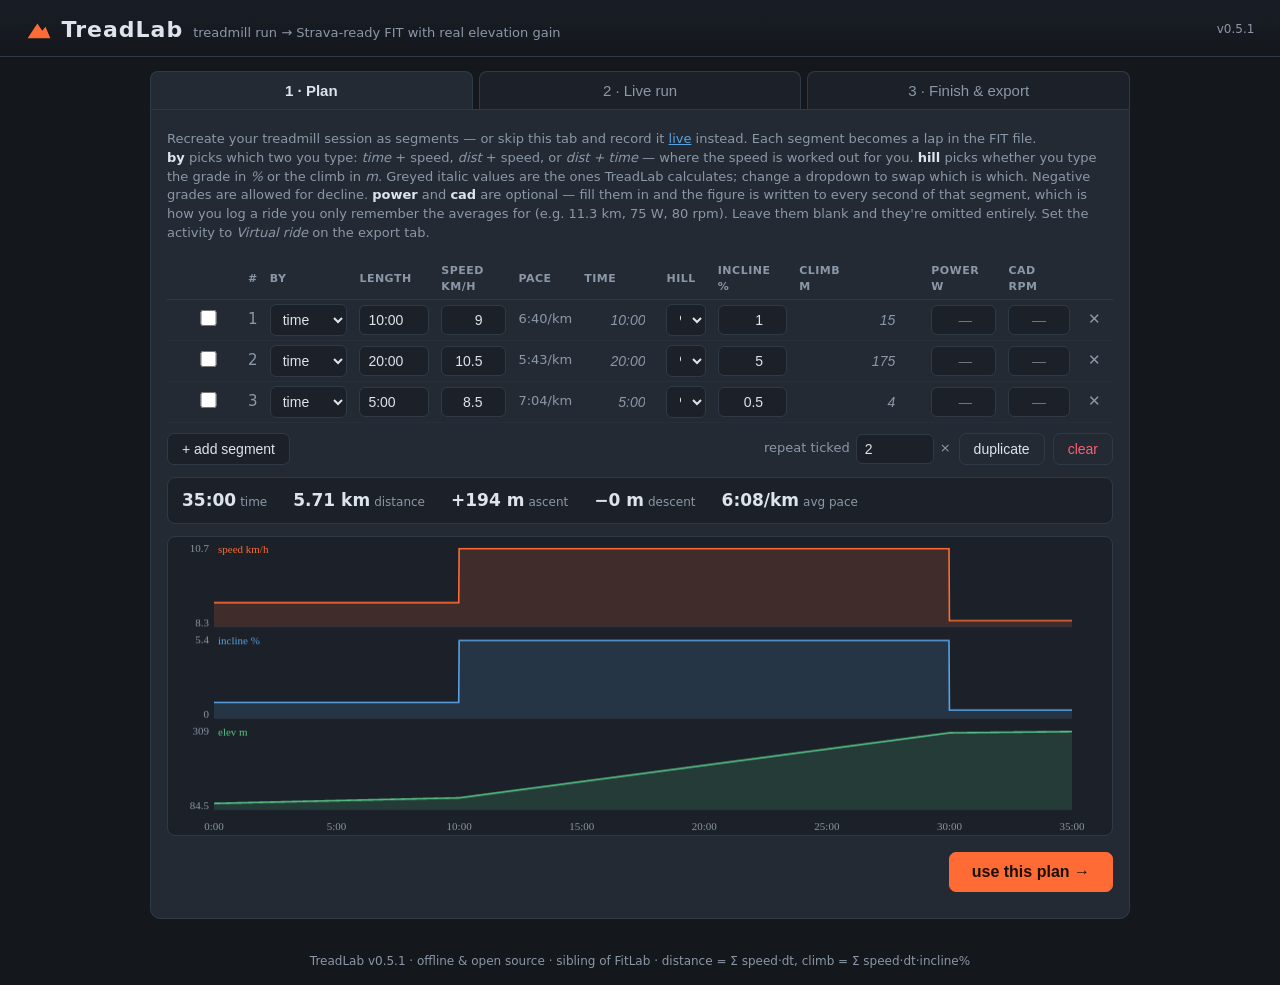
<file: docs/index.html>
<!DOCTYPE html>
<html lang="en">
<head>
<meta charset="utf-8">
<meta name="viewport" content="width=device-width, initial-scale=1, viewport-fit=cover">
<title>TreadLab — treadmill run simulator</title>
<meta name="description" content="Turn treadmill runs into Strava-ready FIT files with real elevation gain.">
<meta name="theme-color" content="#14171c">
<link rel="icon" href="data:image/svg+xml,%3Csvg xmlns='http://www.w3.org/2000/svg' viewBox='0 0 32 32'%3E%3Cpath d='M2 26 L14 8 L20 17 L24 12 L30 26 Z' fill='%23ff6b35'/%3E%3C/svg%3E">
<link rel="manifest" href="manifest.json">
<link rel="apple-touch-icon" href="apple-touch-icon.png">
<meta name="apple-mobile-web-app-capable" content="yes">
<meta name="apple-mobile-web-app-title" content="TreadLab">
<meta name="apple-mobile-web-app-status-bar-style" content="black-translucent">
<link rel="stylesheet" href="style.css">
</head>
<body>

<header>
  <div class="brand">
    <svg viewBox="0 0 32 32" class="logo"><path d="M2 26 L14 8 L20 17 L24 12 L30 26 Z"/></svg>
    <h1>TreadLab</h1>
    <span class="tagline">treadmill run → Strava-ready FIT with real elevation gain</span>
  </div>
  <span class="version" id="version">…</span>
</header>

<nav id="tabs">
  <button class="tab active" data-tab="plan">1 · Plan</button>
  <button class="tab" data-tab="live">2 · Live run</button>
  <button class="tab" data-tab="finish">3 · Finish &amp; export</button>
</nav>

<main>

<!-- ============================= PLAN ============================= -->
<section id="tab-plan" class="pane active">
  <p class="hint">Recreate your treadmill session as segments — or skip this tab and record it
     <a href="#" data-goto="live">live</a> instead. Each segment becomes a lap in the FIT file.<br>
     <b>by</b> picks which two you type: <i>time</i> + speed, <i>dist</i> + speed, or
     <i>dist + time</i> — where the speed is worked out for you.
     <b>hill</b> picks whether you type the grade in <i>%</i> or the climb in <i>m</i>.
     Greyed italic values are the ones TreadLab calculates; change a dropdown to swap
     which is which. Negative grades are allowed for decline.
     <b>power</b> and <b>cad</b> are optional — fill them in and the figure is written to
     every second of that segment, which is how you log a ride you only remember the
     averages for (e.g. 11.3 km, 75 W, 80 rpm). Leave them blank and they're omitted
     entirely. Set the activity to <i>Virtual ride</i> on the export tab.</p>

  <div class="tablewrap">
    <table id="segTable">
      <thead><tr>
        <th></th><th>#</th><th>by</th><th>length</th><th>speed<br>km/h</th><th>pace</th>
        <th>time</th><th>hill</th><th>incline<br>%</th><th>climb<br>m</th>
        <th>power<br>W</th><th>cad<br>rpm</th><th></th>
      </tr></thead>
      <tbody></tbody>
    </table>
  </div>

  <div class="row gap">
    <button id="addSeg" class="btn">+ add segment</button>
    <span class="grow"></span>
    <label class="inline">repeat ticked <input id="dupCount" type="number" value="2" min="2" max="50"> ×</label>
    <button id="dupSel" class="btn ghost">duplicate</button>
    <button id="clearPlan" class="btn ghost danger">clear</button>
  </div>

  <div id="planTotals" class="totals"></div>
  <canvas id="planChart" class="chart" height="300"></canvas>
  <div class="row">
    <span class="grow"></span>
    <button id="usePlan" class="btn primary big">use this plan →</button>
  </div>
</section>

<!-- ============================= LIVE ============================= -->
<section id="tab-live" class="pane">
  <p class="hint">Mirror the treadmill as you run: bump speed/incline when you change them on the
     machine. <b>Space</b> start/pause · <b>↑↓</b> speed ±0.1 (Shift ±1.0) ·
     <b>←→</b> incline ±0.5 (Shift ±1.0) · <b>L</b> lap.</p>

  <div class="live-grid">
    <div class="live-cell wide">
      <div class="live-label">elapsed</div>
      <div id="liveTimer" class="live-huge mono">00:00</div>
      <div id="liveState" class="live-sub">ready</div>
    </div>
    <div class="live-cell">
      <div class="live-label">speed <span class="unit">km/h</span></div>
      <div id="liveSpeed" class="live-huge accent mono">9.0</div>
      <div class="btnrow">
        <button class="btn step" data-speed="-1">−1</button>
        <button class="btn step" data-speed="-0.1">−.1</button>
        <button class="btn step" data-speed="0.1">+.1</button>
        <button class="btn step" data-speed="1">+1</button>
      </div>
    </div>
    <div class="live-cell">
      <div class="live-label">incline <span class="unit">%</span></div>
      <div id="liveIncline" class="live-huge blue mono">1.0</div>
      <div class="btnrow">
        <button class="btn step" data-incline="-1">−1</button>
        <button class="btn step" data-incline="-0.5">−.5</button>
        <button class="btn step" data-incline="0.5">+.5</button>
        <button class="btn step" data-incline="1">+1</button>
      </div>
    </div>
    <div class="live-cell">
      <div class="live-label">distance</div>
      <div id="liveDist" class="live-big mono">0.00 km</div>
      <div class="live-sub" id="livePace">pace —</div>
    </div>
    <div class="live-cell">
      <div class="live-label">climb</div>
      <div id="liveClimb" class="live-big green mono">0 m</div>
      <div class="live-sub" id="liveLaps">no laps</div>
    </div>
    <div class="live-cell">
      <div class="live-label">heart rate</div>
      <div id="liveHr" class="live-big red mono">—</div>
      <button id="bleBtn" class="btn small">♥ connect strap</button>
      <div id="bleStatus" class="live-sub"></div>
    </div>
  </div>

  <div class="row gap">
    <button id="liveStart" class="btn primary big">▶ start</button>
    <button id="liveLap" class="btn big" disabled>⚑ lap</button>
    <span class="grow"></span>
    <button id="liveReset" class="btn ghost danger" disabled>discard</button>
    <button id="liveFinish" class="btn green big" disabled>✔ finish run</button>
  </div>

  <p class="hint">Your full speed/incline/elevation chart appears on the
     <b>Finish &amp; export</b> tab when you press <b>✔ finish run</b>.</p>
</section>

<!-- ============================ FINISH ============================ -->
<section id="tab-finish" class="pane">
  <div id="noActivity" class="hint">Nothing to export yet — build a
     <a href="#" data-goto="plan">plan</a> or record a
     <a href="#" data-goto="live">live run</a> first.</div>

  <div id="finishBody" style="display:none">
    <div id="summary" class="totals big"></div>
    <canvas id="finishChart" class="chart" height="300"></canvas>

    <fieldset>
      <legend>♥ heart rate from your watch <span class="opt">(optional)</span></legend>
      <p class="hint">Did the same run with a watch or HR strap? Load its .FIT file and TreadLab
         copies the real heart-rate stream — plus cadence and temperature when the file has them —
         onto this activity, so Strava gets your elevation <i>and</i> your actual HR in one
         upload.</p>
      <div class="row gap">
        <label class="btn filebtn">choose .fit file<input id="hrFile" type="file" accept=".fit,.FIT"></label>
        <span id="hrInfo" class="grow subtle">no file loaded</span>
        <button id="hrClear" class="btn ghost small" style="display:none">remove</button>
      </div>
      <div id="hrControls" style="display:none">
        <div class="row gap wrap">
          <label class="inline check"><input id="adoptStart" type="checkbox" checked>
            use the HR file's real start time for this activity</label>
          <label class="inline check"><input id="copyCad" type="checkbox" checked>
            also copy cadence</label>
          <label class="inline check"><input id="copyTemp" type="checkbox" checked>
            also copy temperature</label>
        </div>
        <div class="row gap">
          <label class="inline">align offset <input id="hrOffset" type="number" value="0" step="1"> s</label>
          <button class="btn small nudge" data-nudge="-30">−30</button>
          <button class="btn small nudge" data-nudge="-5">−5</button>
          <button class="btn small nudge" data-nudge="5">+5</button>
          <button class="btn small nudge" data-nudge="30">+30</button>
          <span id="hrCoverage" class="grow subtle right"></span>
        </div>
        <p class="hint">Positive offset = your HR recording started <i>before</i> the simulated
           activity (skips the first seconds of the HR trace). Watch the red line on the chart.</p>
      </div>
    </fieldset>

    <fieldset>
      <legend>⬇ export</legend>
      <div class="row gap wrap">
        <label class="inline">activity type
          <select id="sportSel">
            <option value="running/virtual_activity">Virtual run (recommended — Strava keeps the elevation)</option>
            <option value="running/treadmill">Treadmill run</option>
            <option value="cycling/virtual_activity">Virtual ride</option>
            <option value="cycling/indoor_cycling">Indoor ride</option>
          </select>
        </label>
        <label class="inline">start time <input id="startTime" type="datetime-local" step="1"></label>
        <label class="inline">start altitude <input id="startAlt" type="number" value="100" step="10"> m</label>
        <label class="inline">calories <input id="calories" type="number" min="0" placeholder="auto"> kcal</label>
        <label class="inline">map loop
          <select id="gpsLoc">
            <option value="watopia">near Watopia — Zwift's corner of the Pacific</option>
            <option value="nemo">Point Nemo — the spacecraft graveyard</option>
            <option value="off">no map</option>
          </select>
        </label>
      </div>
      <div class="row gap">
        <button id="exportBtn" class="btn primary big">⬇ download .FIT</button>
        <span id="exportStatus" class="grow subtle"></span>
      </div>
      <p class="hint">Then upload at <b>strava.com/upload</b>. Tip: make your first upload
         <b>private</b> and check the elevation shows up the way you want — “Virtual run” is what
         Zwift uses and reliably keeps file elevation; some platforms zero out elevation on
         activities flagged “treadmill”.</p>
      <p class="hint"><b>Map loop</b> draws your run as a closed loop in verified-empty ocean,
         sized so the loop equals your distance — purely so Strava shows a map.
         <b>Near Watopia</b> (12°S 166°E) parks it in the same South Pacific neighbourhood where
         Zwift georeferences Watopia, 80+ km clear of any land, road or Zwift island.
         <b>Point Nemo</b> (49°S 123°W) is the oceanic pole of inaccessibility — 2,700 km from
         the nearest land, where retired spacecraft are deorbited. Pick <b>no map</b> for a plain
         activity. Either way the track can’t touch real-world segments or leaderboards.</p>
    </fieldset>
  </div>
</section>

</main>

<footer>TreadLab v<span id="version2"></span> · offline &amp; open source · sibling of FitLab ·
  distance = Σ speed·dt, climb = Σ speed·dt·incline%</footer>

<script type="module" src="app.js"></script>
</body>
</html>
</file>
<file: docs/style.css>
:root {
  --bg: #14171c;
  --panel: #1c2129;
  --panel2: #232a34;
  --line: #303a47;
  --text: #dde4ec;
  --subtle: #8b98a8;
  --accent: #ff6b35;      /* speed / brand orange */
  --blue: #5aa2e0;        /* incline */
  --green: #58c98b;       /* elevation */
  --red: #ff5c72;         /* heart rate */
  --danger: #ff5c72;
}
* { box-sizing: border-box; }
html, body { margin: 0; padding: 0; }
body {
  background: var(--bg); color: var(--text);
  font: 15px/1.45 "Segoe UI", system-ui, sans-serif;
  min-height: 100vh; display: flex; flex-direction: column;
}
main { flex: 1; width: min(980px, 96vw); margin: 0 auto; }

header {
  display: flex; align-items: center; justify-content: space-between;
  padding: 14px 2vw 10px; border-bottom: 1px solid var(--line);
  background: linear-gradient(180deg, #191e26, var(--bg));
}
.brand { display: flex; align-items: baseline; gap: 10px; flex-wrap: wrap; }
.logo { width: 26px; height: 26px; fill: var(--accent); align-self: center; }
h1 { margin: 0; font-size: 22px; letter-spacing: 1px; }
.tagline { color: var(--subtle); font-size: 13px; }
.version { color: var(--subtle); font-size: 12px; }
footer { color: var(--subtle); font-size: 12px; text-align: center; padding: 14px; }

nav#tabs { display: flex; gap: 6px; width: min(980px, 96vw); margin: 14px auto 0; }
.tab {
  flex: 1; padding: 10px; background: var(--panel); color: var(--subtle);
  border: 1px solid var(--line); border-bottom: none;
  border-radius: 8px 8px 0 0; font-size: 15px; cursor: pointer;
}
.tab.active { background: var(--panel2); color: var(--text); font-weight: 600; }
.pane {
  display: none; background: var(--panel2); border: 1px solid var(--line);
  border-radius: 0 0 10px 10px; padding: 16px; margin-bottom: 20px;
}
.pane.active { display: block; }

.hint { color: var(--subtle); font-size: 13px; margin: 4px 0 12px; }
.hint b { color: var(--text); }
a { color: var(--blue); }
.mono { font-variant-numeric: tabular-nums; }
.subtle { color: var(--subtle); font-size: 13px; }
.right { text-align: right; }
.opt { font-weight: 400; color: var(--subtle); font-size: 12px; }

/* rows & buttons */
.row { display: flex; align-items: center; margin: 10px 0; }
.row.gap { gap: 8px; }
.row.wrap { flex-wrap: wrap; }
.grow { flex: 1; }
.btn {
  background: var(--panel); color: var(--text); border: 1px solid var(--line);
  border-radius: 7px; padding: 7px 14px; font-size: 14px; cursor: pointer;
}
.btn:hover:not(:disabled) { border-color: var(--subtle); }
.btn:disabled { opacity: .4; cursor: default; }
.btn.primary { background: var(--accent); border-color: var(--accent); color: #1a1006; font-weight: 700; }
.btn.green { background: var(--green); border-color: var(--green); color: #06180d; font-weight: 700; }
.btn.ghost { background: transparent; }
.btn.danger { color: var(--danger); }
.btn.big { padding: 10px 22px; font-size: 16px; }
.btn.small { padding: 4px 10px; font-size: 13px; }
.btn.step { min-width: 52px; font-weight: 700; }
.inline { display: inline-flex; align-items: center; gap: 6px; color: var(--subtle); font-size: 13px; }
.inline.check { color: var(--text); }
input, select {
  background: var(--panel); color: var(--text); border: 1px solid var(--line);
  border-radius: 6px; padding: 6px 8px; font-size: 14px;
}
input[type=number] { width: 78px; }
input[type=checkbox] { width: 16px; height: 16px; accent-color: var(--accent); }
.filebtn { position: relative; overflow: hidden; }
.filebtn input { position: absolute; inset: 0; opacity: 0; cursor: pointer; }

/* plan table -- scrolls sideways rather than squashing on a phone */
.tablewrap { overflow-x: auto; -webkit-overflow-scrolling: touch; }
#segTable { width: 100%; border-collapse: collapse; margin-top: 4px; min-width: 760px; }
#segTable th {
  color: var(--subtle); font-size: 11px; text-transform: uppercase;
  letter-spacing: .5px; text-align: left; padding: 4px 6px;
  border-bottom: 1px solid var(--line);
}
#segTable td { padding: 4px 6px; border-bottom: 1px solid #262e39; }
#segTable input, #segTable select { width: 100%; min-width: 56px; }
#segTable input.num { text-align: right; }
#segTable select.hill { min-width: 0; }
/* cells TreadLab solves for you: readable, but clearly not yours to type in */
#segTable input.derived {
  background: transparent; border-color: transparent;
  color: var(--subtle); font-style: italic;
}
#segTable input.warn { border-color: var(--danger); color: var(--danger); }
#segTable .drv { color: var(--subtle); font-size: 13px; white-space: nowrap; }
#segTable .del { background: none; border: none; color: var(--subtle); cursor: pointer; font-size: 15px; }
#segTable .del:hover { color: var(--danger); }
#segTable td.idx { color: var(--subtle); }

.totals {
  display: flex; flex-wrap: wrap; gap: 8px 26px; background: var(--panel);
  border: 1px solid var(--line); border-radius: 8px; padding: 10px 14px; margin: 12px 0;
}
.totals .t-item b { font-size: 17px; margin-right: 4px; }
.totals.big .t-item b { font-size: 21px; }
.totals .t-item span { color: var(--subtle); font-size: 12px; }

.chart { width: 100%; background: var(--panel); border: 1px solid var(--line); border-radius: 8px; }

/* live grid */
.live-grid {
  display: grid; grid-template-columns: repeat(3, 1fr); gap: 10px; margin: 12px 0;
}
.live-cell {
  background: var(--panel); border: 1px solid var(--line); border-radius: 10px;
  padding: 12px 14px; text-align: center;
}
.live-cell.wide { grid-column: 1 / -1; padding: 6px; }
.live-label { color: var(--subtle); font-size: 12px; text-transform: uppercase; letter-spacing: 1px; }
.unit { text-transform: none; letter-spacing: 0; }
.live-huge { font-size: 64px; font-weight: 800; line-height: 1.1; }
.live-big { font-size: 30px; font-weight: 700; margin: 6px 0; }
.live-sub { color: var(--subtle); font-size: 13px; min-height: 18px; }
.accent { color: var(--accent); }
.blue { color: var(--blue); }
.green { color: var(--green); }
.red { color: var(--red); }
.btnrow { display: flex; gap: 6px; justify-content: center; margin-top: 8px; }

fieldset {
  border: 1px solid var(--line); border-radius: 10px; margin: 16px 0; padding: 10px 14px;
}
legend { padding: 0 8px; font-weight: 600; }

/* installed-app polish: keep content clear of notches and home indicators */
body {
  padding-left: env(safe-area-inset-left);
  padding-right: env(safe-area-inset-right);
}
header { padding-top: calc(14px + env(safe-area-inset-top)); }
footer { padding-bottom: calc(14px + env(safe-area-inset-bottom)); }

@media (max-width: 700px) {
  /* minmax(0,…) lets a cell shrink past its button row's min-content width;
     plain 1fr refuses to, which pushed the whole page sideways on a phone */
  .live-grid { grid-template-columns: repeat(2, minmax(0, 1fr)); }
  .live-cell { padding: 10px 8px; }
  .btnrow { flex-wrap: wrap; }
  .btn.step { min-width: 42px; padding: 7px 6px; }
  .live-huge { font-size: 44px; }
  main { width: 100%; }
  .pane { border-radius: 0; border-left: none; border-right: none; padding: 12px; }
  nav#tabs { width: 100%; }
  .tab { font-size: 14px; padding: 10px 4px; }
  .tagline { display: none; }
  .btn.big { padding: 12px 18px; }        /* comfortable touch targets */
  .live-cell.wide { grid-column: 1 / -1; }
}
</file>
